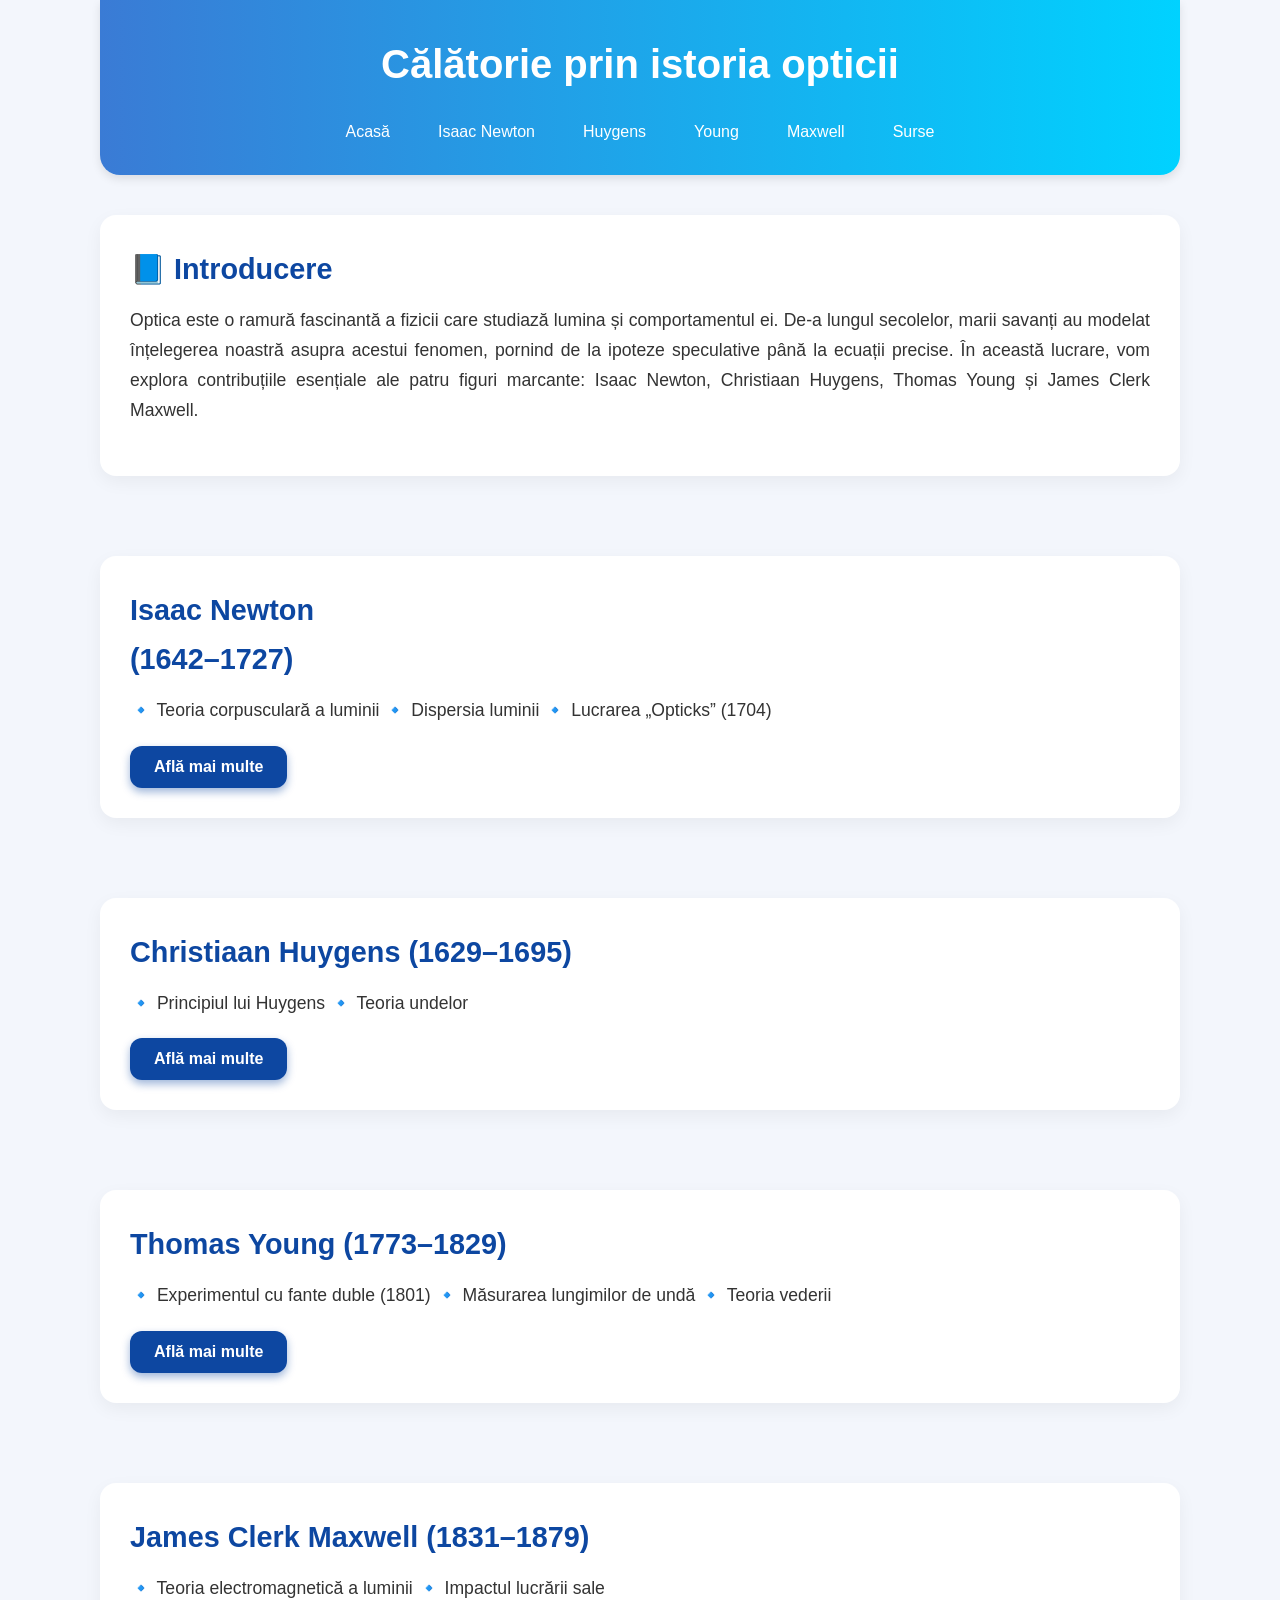
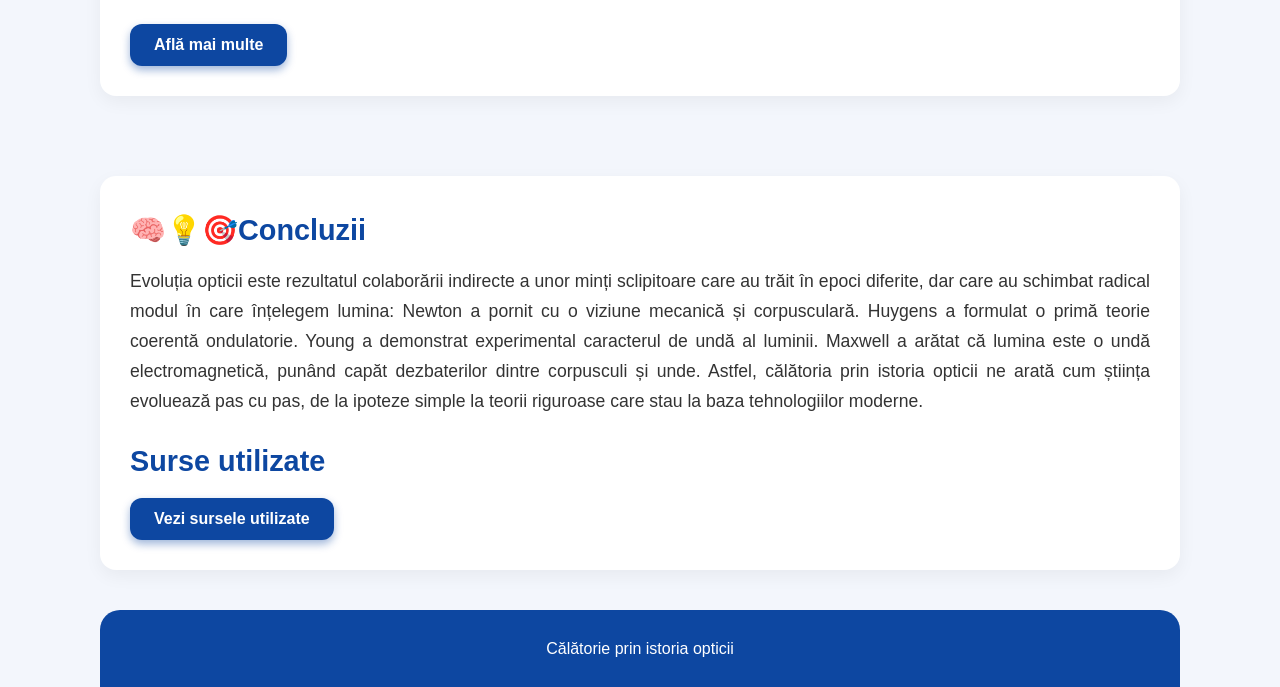
<file: index.html>
<!DOCTYPE html>
<html lang="ro">
<head>
    <meta charset="UTF-8">
    <title>Redirecționare...</title>
    <script>
        window.location.href = "Acasă.html";
    </script>
</head>
<body>
    <p>Dacă nu ești redirecționat automat, <a href="Acasă.html">apasă aici</a>.</p>
</body>
</html>
</file>
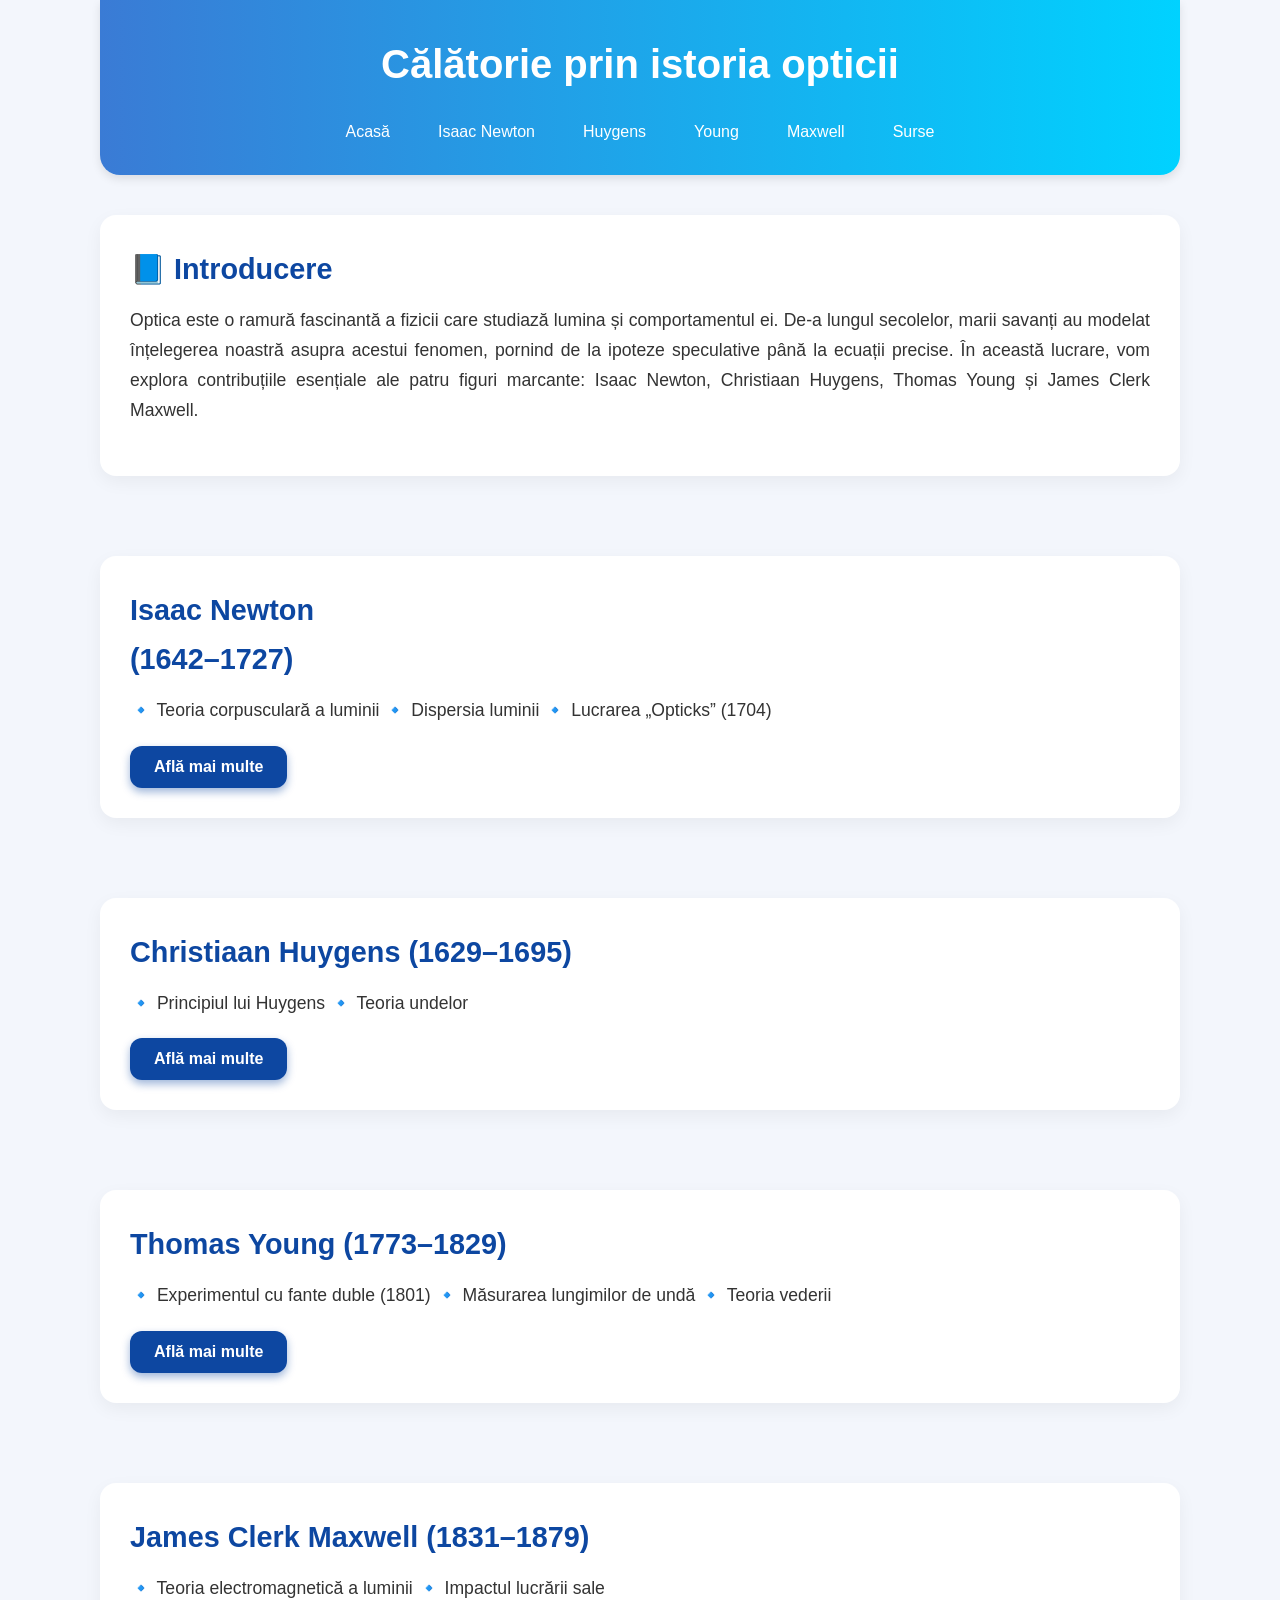
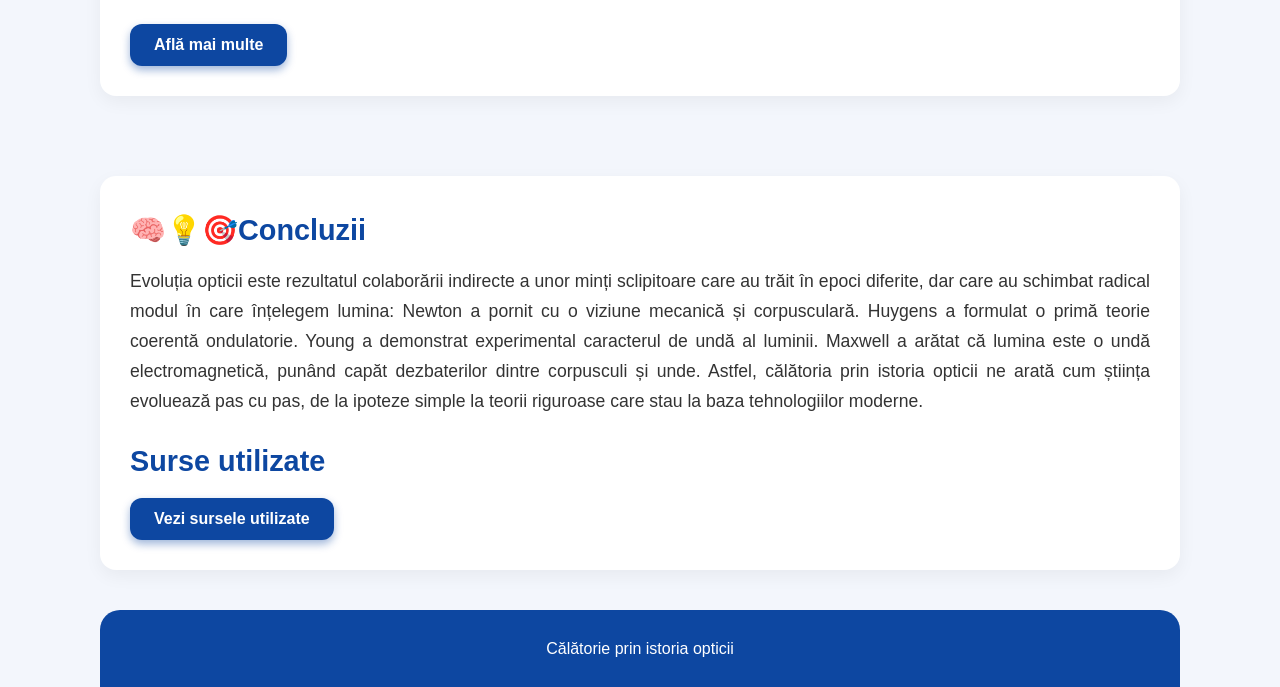
<file: Acasă.html>
<!DOCTYPE html>
<html lang="ro">
<head>
    <meta charset="UTF-8">
    <meta name="viewport" content="width=device-width, initial-scale=1.0">
    <title>Călătorie prin istoria opticii</title>
    <link rel="stylesheet" href="CSS/style.css">
</head>
<body>

    <header id="header">
        <h1>Călătorie prin istoria opticii</h1>
        <div id="hamburger-menu-container">
            <div id="hamburger-menu" onclick="toggleMenu()">
                &#9776; <!-- Simbolul hamburger -->
            </div>
            <nav class="menu">
                <ul>
                    <li><a href="Acasă.html">Acasă</a></li>
                    <li><a href="HTML/Newton.html">Isaac Newton</a></li>
                    <li><a href="HTML/Huygens.html">Huygens</a></li>
                    <li><a href="HTML/Young.html">Young</a></li>
                    <li><a href="HTML/Maxwell.html">Maxwell</a></li>
                    <li><a href="HTML/Surse.html">Surse</a></li>
                </ul>
            </nav>
        </div>
    </header>    
    <script src="JS/script-meniu.js"></script>


    <section id="Introducere">
        <h2>📘 Introducere</h2>
        <p>
            Optica este o ramură fascinantă a fizicii care studiază lumina și comportamentul ei. 
            De-a lungul secolelor, marii savanți au modelat înțelegerea noastră asupra acestui fenomen, 
            pornind de la ipoteze speculative până la ecuații precise. În această lucrare, 
            vom explora contribuțiile esențiale ale patru figuri marcante: Isaac Newton, Christiaan Huygens, 
            Thomas Young și James Clerk Maxwell.
        </p>
    </section>
    <section id="Isaac Newton">
        <h2>Isaac Newton <br>(1642–1727)</h2>
        <p>
            🔹 Teoria corpusculară a luminii
            🔹 Dispersia luminii
            🔹 Lucrarea „Opticks” (1704)
        </p>
        <button onclick="location.href='HTML/Newton.html'">Află mai multe</button>
    </section>

    <section id="Christiaan Huygens">
        <h2>Christiaan Huygens (1629–1695)</h2>
  
        <p>
            🔹 Principiul lui Huygens
            🔹 Teoria undelor
        </p>
        <button onclick="location.href='HTML/Huygens.html'">Află mai multe</button>
    </section>
    
    <section id="Thomas Young">
        <h2>Thomas Young (1773–1829)</h2>
        
        <p>
            🔹 Experimentul cu fante duble (1801)
            🔹 Măsurarea lungimilor de undă
            🔹 Teoria vederii
        </p>
        <button onclick="location.href='HTML/Young.html'">Află mai multe</button>
    </section>

    <section id= "James Clerk Maxwell">
        <h2>James Clerk Maxwell (1831–1879)</h2>
        <p>
            🔹 Teoria electromagnetică a luminii
            🔹 Impactul lucrării sale
        </p>
        <button onclick="location.href='HTML/Maxwell.html'">Află mai multe</button>
    </section>

    <section id="resurse">
        <h2>
            🧠💡🎯Concluzii
        </h2>
        <p>
            Evoluția opticii este rezultatul colaborării indirecte a unor minți sclipitoare 
            care au trăit în epoci diferite, dar care au schimbat radical modul în care înțelegem lumina:
            Newton a pornit cu o viziune mecanică și corpusculară.
            Huygens a formulat o primă teorie coerentă ondulatorie.
            Young a demonstrat experimental caracterul de undă al luminii.
            Maxwell a arătat că lumina este o undă electromagnetică, punând capăt dezbaterilor dintre corpusculi și unde.
            Astfel, călătoria prin istoria opticii ne arată cum știința evoluează pas cu pas, 
            de la ipoteze simple la teorii riguroase care stau la baza tehnologiilor moderne.
        </p>
        <h2>Surse utilizate</h2>
        <button onclick="location.href='HTML/Surse.html'">Vezi sursele utilizate</button>
    </section>

    <footer>
        <p>Călătorie prin istoria opticii</p>
    </footer>

    

</body>
</html>
</file>
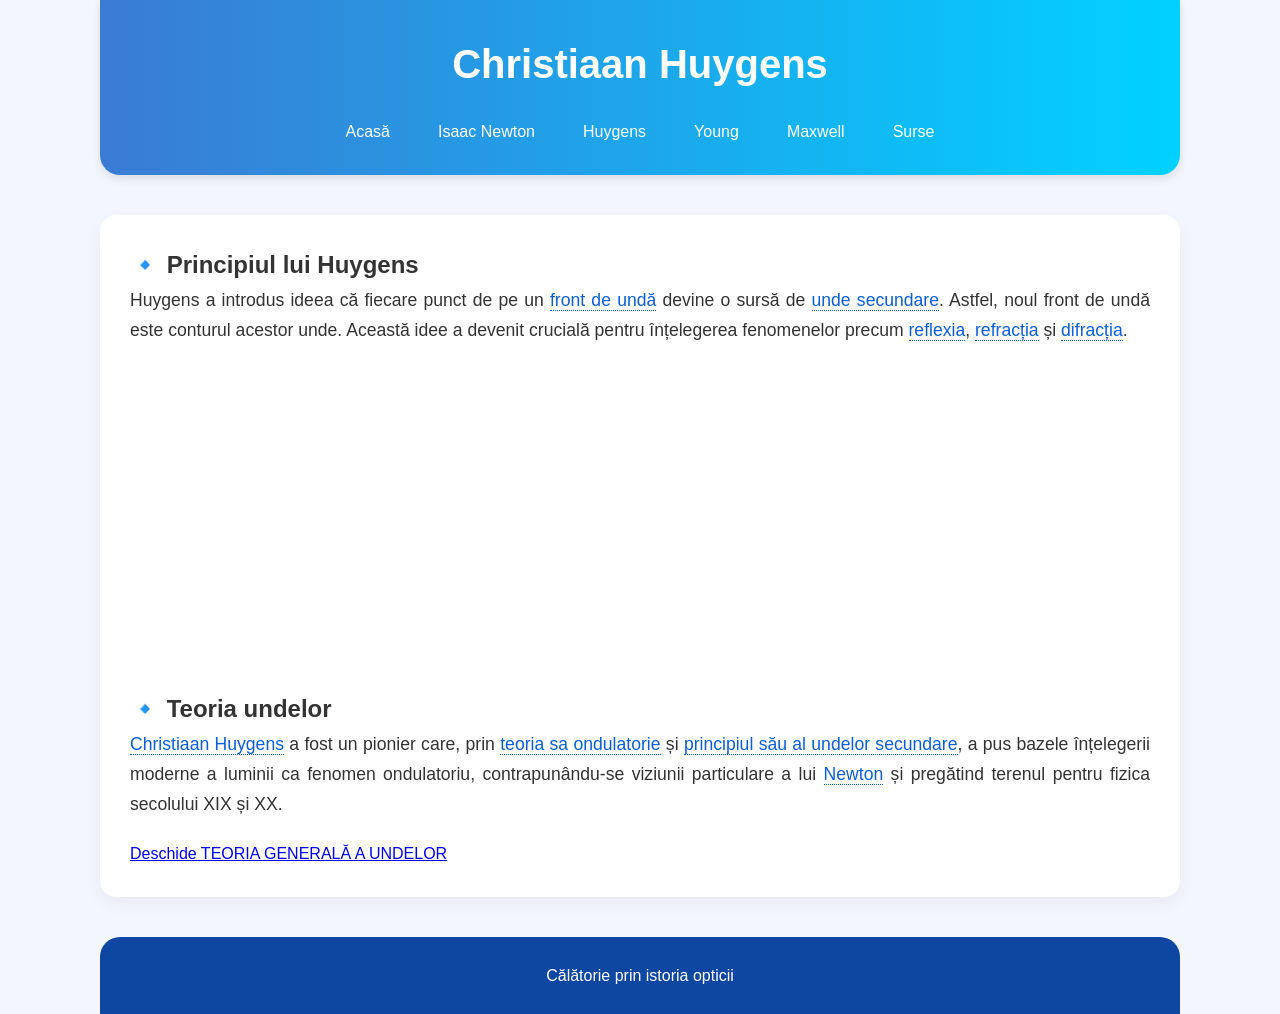
<file: HTML/Huygens.html>
<!DOCTYPE html>
<html lang="ro">
<head>

    <meta charset="UTF-8">
    <meta name="viewport" content="width=device-width, initial-scale=1.0">
    <title>Christiaan Huygens</title>
        <link rel="stylesheet" href="../CSS/style.css">

</head>




<body>
    <main>
    <header>
        <h1>Christiaan Huygens</h1>
        <div id="hamburger-menu-container">
            <div id="hamburger-menu" onclick="toggleMenu()">
                &#9776; <!-- Simbolul hamburger -->
            </div>
            <nav class="menu">
                <ul>
                    <li><a href="../Acasă.html">Acasă</a></li>
                    <li><a href="Newton.html">Isaac Newton</a></li>
                    <li><a href="Huygens.html">Huygens</a></li>
                    <li><a href="Young.html">Young</a></li>
                    <li><a href="Maxwell.html">Maxwell</a></li>
                    <li><a href="Surse.html">Surse</a></li>
                </ul>
            </nav>
        </div>
    </header>
    
    

    <section>
        

        <h1>
            🔹 Principiul lui Huygens
        </h1>
        <p>
            Huygens a introdus ideea că fiecare punct de pe un 
            <span class="term" data-info="Suprafață formată din puncte care oscilează în aceeași fază.">front de undă</span> 
            devine o sursă de 
            <span class="term" data-info="Unde generate de fiecare punct de pe frontul de undă inițial.">unde secundare</span>. 
            Astfel, noul front de undă este conturul acestor unde. Această idee a devenit crucială pentru înțelegerea fenomenelor precum 
            <span class="term" data-info="Întoarcerea undei în același mediu.">reflexia</span>, 
            <span class="term" data-info="Schimbarea direcției undei la trecerea într-un alt mediu.">refracția</span> și 
            <span class="term" data-info="Răspândirea undelor în jurul obstacolelor.">difracția</span>.
        </p>
        <iframe 
            width="560" 
            height="315" 
            src="https://www.youtube.com/embed/W36lBUo9Atc" 
            title="YouTube video player" 
            frameborder="0" 
            allow="accelerometer; autoplay; clipboard-write; encrypted-media; gyroscope; picture-in-picture" 
            allowfullscreen>
        </iframe>
        <br>
        <h1>
            🔹 Teoria undelor
        </h1>
        <p>
        <span class="term" data-info="Un fizician și matematician olandez, pionier în teoria undelor.">Christiaan Huygens</span> a fost un pionier care, prin 
        <span class="term" data-info="Teoria conform căreia lumina se comportă ca o undă, nu ca o particulă.">teoria sa ondulatorie</span> și 
        <span class="term" data-info="Fiecare punct de pe un front de undă devine sursă de unde secundare.">principiul său al undelor secundare</span>, a pus bazele 
        înțelegerii moderne a luminii ca fenomen ondulatoriu, contrapunându-se viziunii particulare a lui 
        <span class="term" data-info="Isaac Newton, cunoscut pentru teoria particulelor de lumină.">Newton</span> și pregătind terenul pentru fizica secolului XIX și XX.
        </p>
        <a href="http://www.physics.pub.ro/Cursuri/Nicoleta_Eseanu_-_Fizica_(Fac.Transp.,IA)_(2010)/Cap.III.Unde_teoria_gen.pdf" target="_blank" rel="noopener noreferrer">
            Deschide TEORIA GENERALĂ A UNDELOR 
        </a>
 

    </section>
    </main>
    <script src="../JS/script-meniu.js"></script>
    <script src="../JS/dispersie.js"></script>

    <footer>
        <p>Călătorie prin istoria opticii</p>
    </footer>

</body>
</html>
</file>
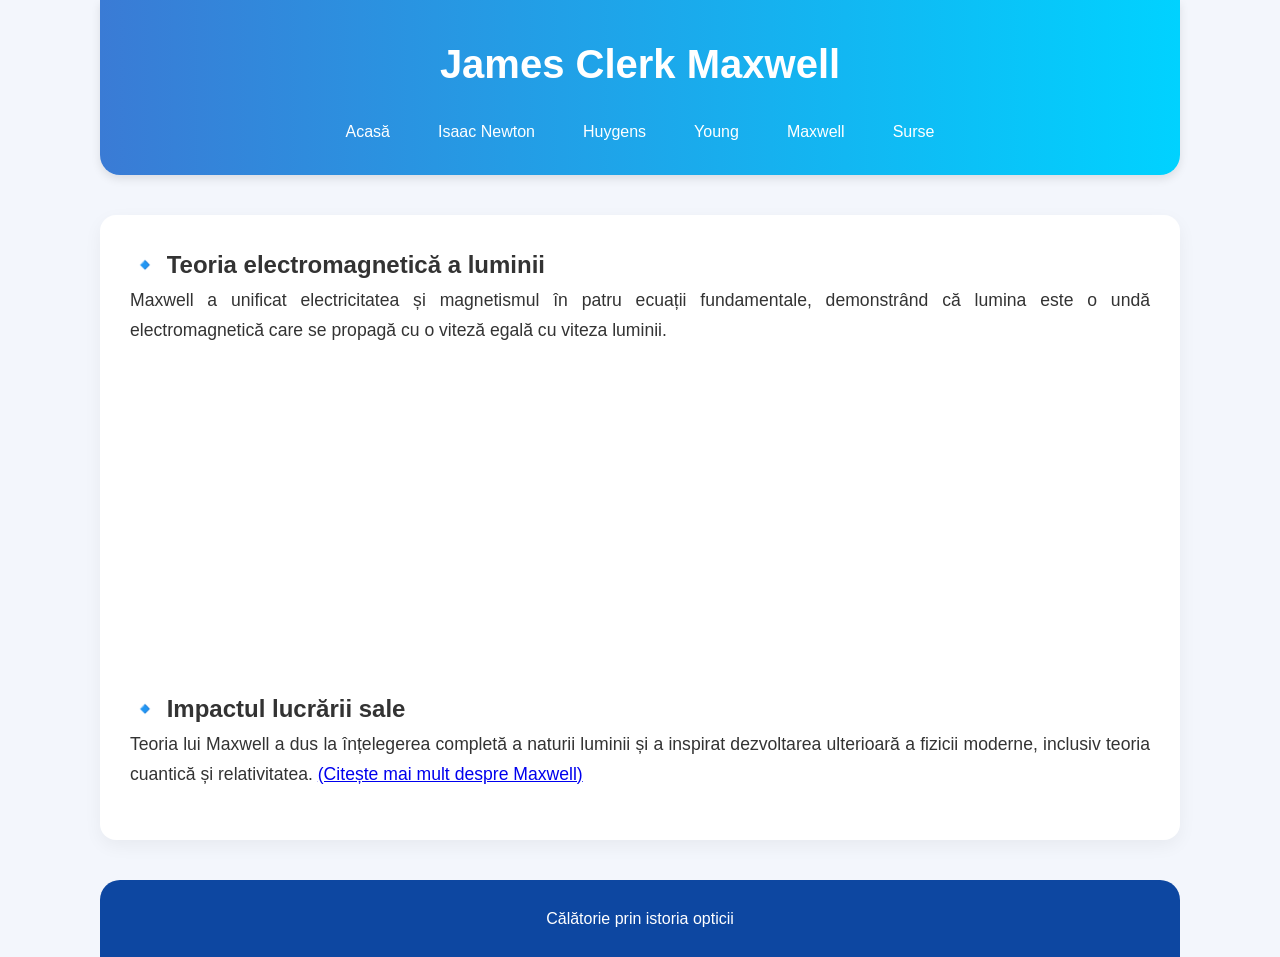
<file: HTML/Maxwell.html>
<!DOCTYPE html>
<html lang="ro">
<head>

    <meta charset="UTF-8">
    <meta name="viewport" content="width=device-width, initial-scale=1.0">
    <title> James Clerk Maxwell</title>
        <link rel="stylesheet" href="../CSS/style.css">

</head>




<body>
    <main>
    <header>
        <h1>James Clerk Maxwell</h1>
        <div id="hamburger-menu-container">
            <div id="hamburger-menu" onclick="toggleMenu()">
                &#9776; <!-- Simbolul hamburger -->
            </div>
            <nav class="menu">
                <ul>
                    <li><a href="../Acasă.html">Acasă</a></li>
                    <li><a href="Newton.html">Isaac Newton</a></li>
                    <li><a href="Huygens.html">Huygens</a></li>
                    <li><a href="Young.html">Young</a></li>
                    <li><a href="Maxwell.html">Maxwell</a></li>
                    <li><a href="Surse.html">Surse</a></li>
                </ul>
            </nav>
        </div>
    </header>
    
    

    <section>
        <script src="../JS/script-meniu.js"></script>

        <h1>
            🔹 Teoria electromagnetică a luminii
        </h1>
        <p>
            Maxwell a unificat electricitatea și magnetismul în patru ecuații fundamentale, 
            demonstrând că lumina este o undă electromagnetică care se propagă cu o viteză egală cu viteza luminii.
        </p>
        <iframe 
            width="560" 
            height="315" 
            src="https://www.youtube.com/embed/RRVVC9DfCBE" 
            title="YouTube video player" 
            frameborder="0" 
            allow="accelerometer; autoplay; clipboard-write; encrypted-media; gyroscope; picture-in-picture" 
            allowfullscreen>
        </iframe>
        <h1>
            🔹 Impactul lucrării sale
        </h1>
        <p>
            Teoria lui Maxwell a dus la înțelegerea completă a naturii luminii și a inspirat dezvoltarea ulterioară a 
            fizicii moderne, inclusiv teoria cuantică și relativitatea.
            <a href="https://ro.wikipedia.org/wiki/James_Clerk_Maxwell" target="_blank" rel="noopener noreferrer">
            (Citește mai mult despre Maxwell)
        </a>
        </p>       
    </section>
    </main>


    

    <footer>
        <p>Călătorie prin istoria opticii</p>
    </footer>

</body>
</html>
</file>
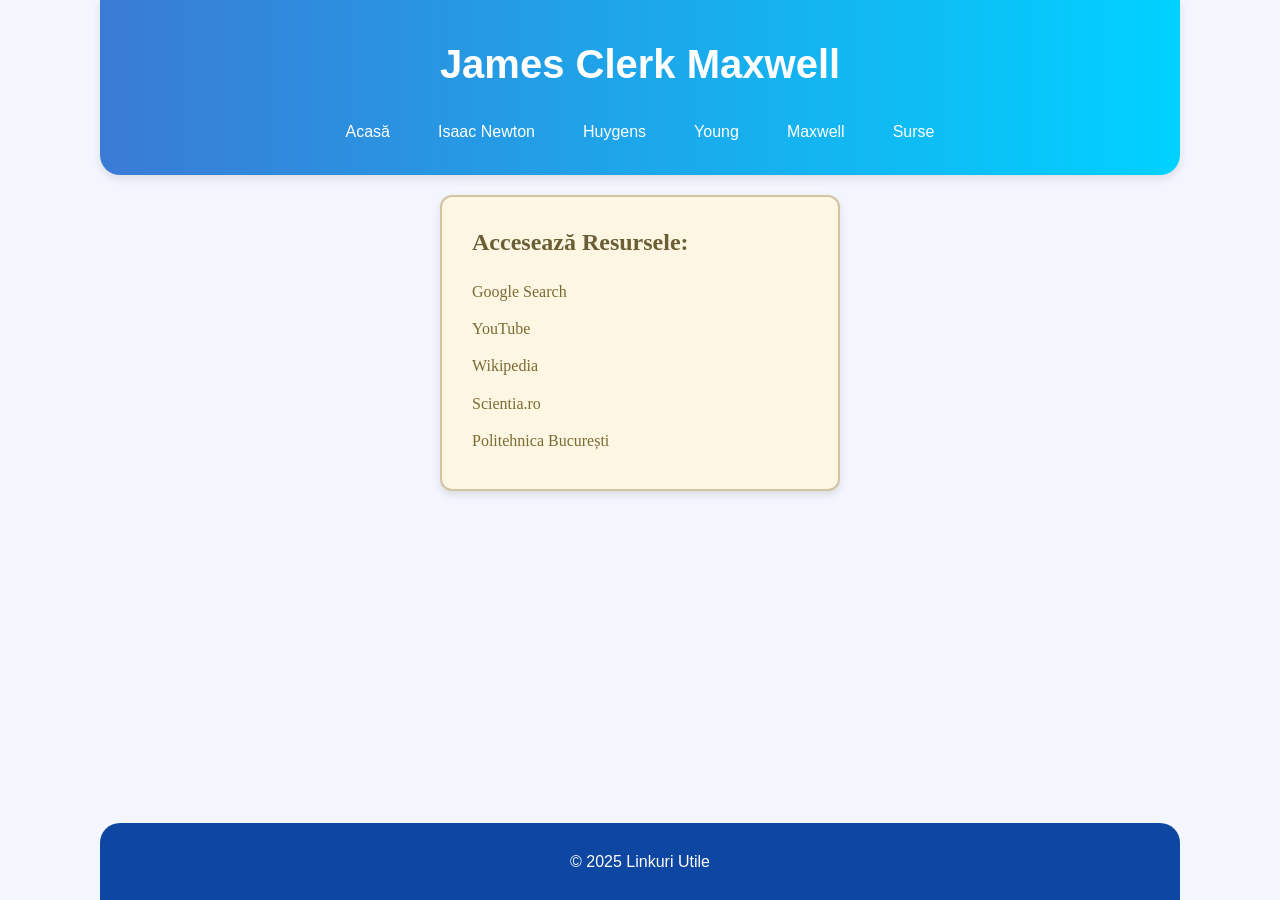
<file: HTML/Surse.html>
<!DOCTYPE html>
<html lang="ro">
<head>
  <meta charset="UTF-8" />
  <meta name="viewport" content="width=device-width, initial-scale=1" />
  <title>Linkuri utile - Pergament</title>
    <link rel="stylesheet" href="../CSS/style.css">
</head>
<body>
  <header>
        <h1>James Clerk Maxwell</h1>
        <div id="hamburger-menu-container" style="position: relative;">
            <div id="hamburger-menu" onclick="toggleMenu()">
                &#9776; <!-- Simbolul hamburger -->
            </div>
            <nav class="menu">
                <ul>
                    <li><a href="../Acasă.html">Acasă</a></li>
                    <li><a href="Newton.html">Isaac Newton</a></li>
                    <li><a href="Huygens.html">Huygens</a></li>
                    <li><a href="Young.html">Young</a></li>
                    <li><a href="Maxwell.html">Maxwell</a></li>
                    <li><a href="Surse.html">Surse</a></li>
                </ul>
            </nav>
        </div>
    </header>

  <main>
    <div class="pergament" role="main" aria-label="Linkuri utile">
      <h2>Accesează Resursele:</h2>
      <a href="https://www.google.com/search" target="_blank" rel="noopener noreferrer" aria-label="Google Search">Google Search</a>
      <a href="https://www.youtube.com" target="_blank" rel="noopener noreferrer" aria-label="YouTube">YouTube</a>
      <a href="https://ro.wikipedia.org" target="_blank" rel="noopener noreferrer" aria-label="Wikipedia">Wikipedia</a>
      <a href="https://www.scientia.ro" target="_blank" rel="noopener noreferrer" aria-label="Scientia.ro">Scientia.ro</a>
      <a href="https://www.upb.ro" target="_blank" rel="noopener noreferrer" aria-label="Politehnica București">Politehnica București</a>
    </div>
  </main>

  <footer>
    &copy; 2025 Linkuri Utile
  </footer>
</body>
</html>
</file>
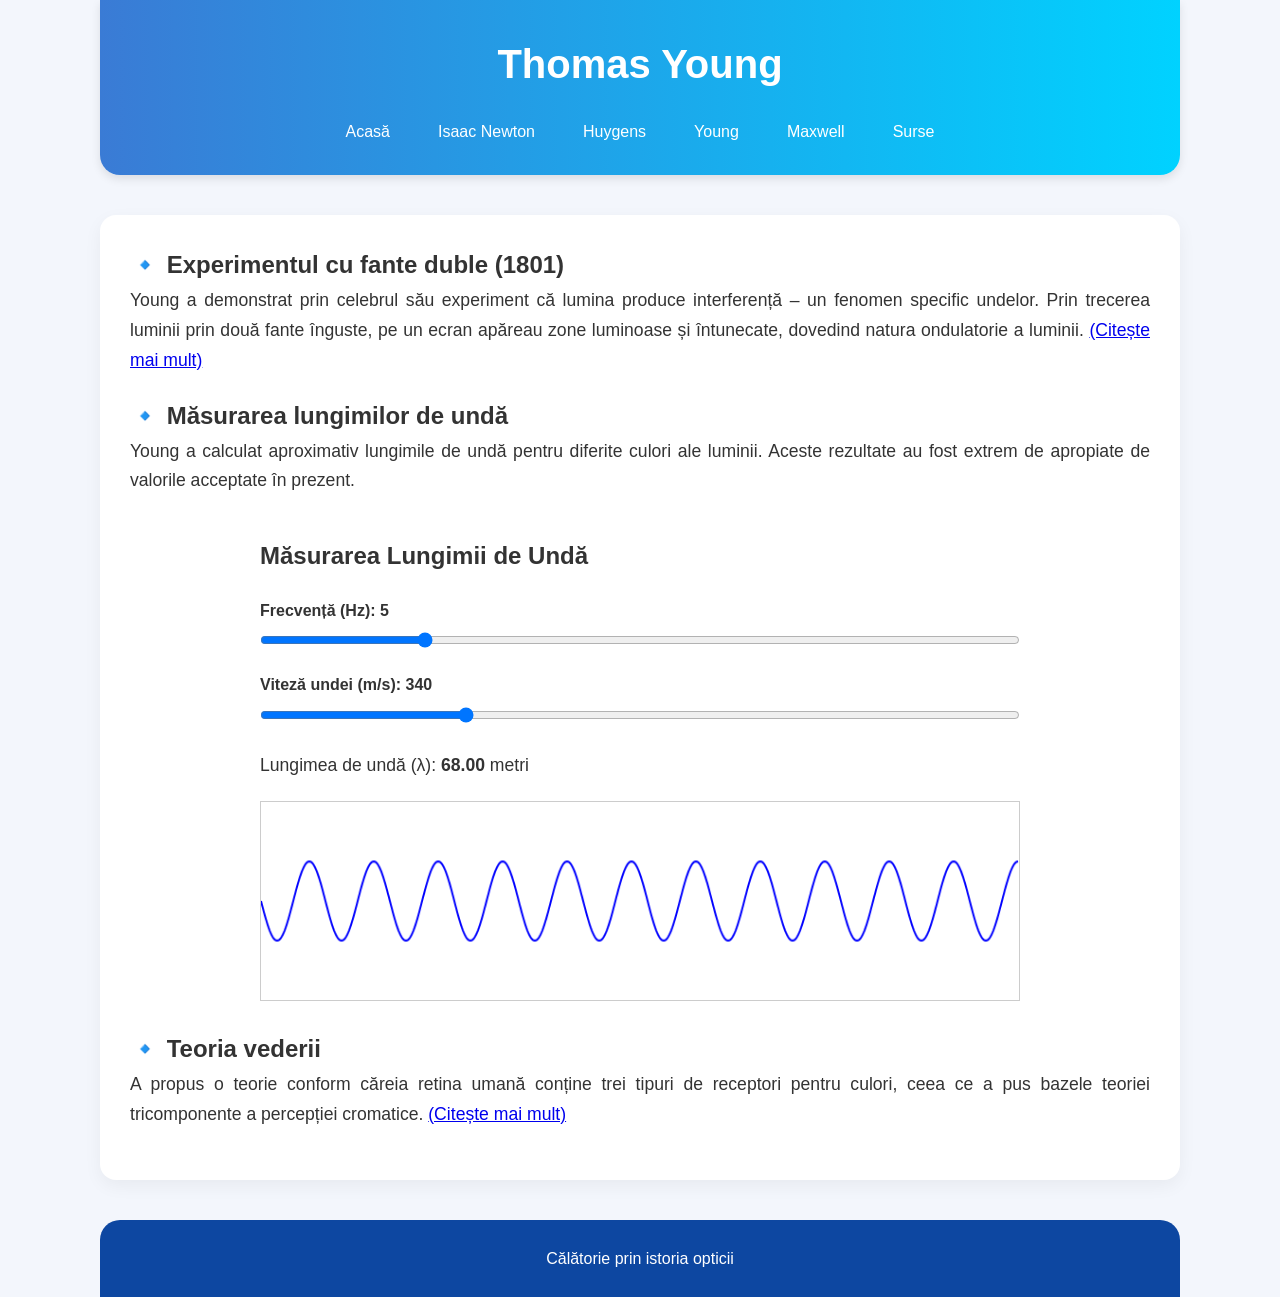
<file: HTML/Young.html>
<!DOCTYPE html>
<html lang="ro">
<head>

    <meta charset="UTF-8">
    <meta name="viewport" content="width=device-width, initial-scale=1.0">
    <title>Thomas Young</title>
        <link rel="stylesheet" href="../CSS/style.css">

</head>




<body>
    <main>
    <header>
        <h1>Thomas Young</h1>
        <div id="hamburger-menu-container">
            <div id="hamburger-menu" onclick="toggleMenu()">
                &#9776; <!-- Simbolul hamburger -->
            </div>
            <nav class="menu">
                <ul>
                    <li><a href="../Acasă.html">Acasă</a></li>
                    <li><a href="Newton.html">Isaac Newton</a></li>
                    <li><a href="Huygens.html">Huygens</a></li>
                    <li><a href="Young.html">Young</a></li>
                    <li><a href="Maxwell.html">Maxwell</a></li>
                    <li><a href="Surse.html">Surse</a></li>
                </ul>
            </nav>
        </div>
    </header>
    
    

    <section>
        

        <h1>
            🔹 Experimentul cu fante duble (1801)
        </h1>
        

        <p>
            Young a demonstrat prin celebrul său experiment că lumina produce interferență – un fenomen specific undelor. 
            Prin trecerea luminii prin două fante înguste, pe un ecran apăreau zone luminoase și întunecate, 
            dovedind natura ondulatorie a luminii.
        

        <a href="https://www.scientia.ro/fizica/50-mecanica-cuantica/9054-experimentul-cu-doua-fante-al-lui-thomas-young-o-poarta-catre-lumea-cuantica.html" target="_blank" rel="noopener noreferrer">
            (Citește mai mult)
        </a>
        </p>
        <h1>
            🔹 Măsurarea lungimilor de undă
        </h1>


        <p>
            Young a calculat aproximativ lungimile de undă pentru diferite culori ale luminii. 
            Aceste rezultate au fost extrem de apropiate de valorile acceptate în prezent.
        </p>
        <div id="app-lungime-unda">
            <h1>Măsurarea Lungimii de Undă</h1>

            <div class="controls">
            <label for="frequency">Frecvență (Hz): <span id="freqVal">5</span></label>
            <input type="range" id="frequency" min="1" max="20" value="5">
            </div>

            <div class="controls">
            <label for="speed">Viteză undei (m/s): <span id="speedVal">340</span></label>
            <input type="range" id="speed" min="100" max="1000" value="340">
            </div>

            <div class="output">
            <p>Lungimea de undă (λ): <strong id="wavelength">68.00</strong> metri</p>
            </div>

            <canvas id="waveCanvas"></canvas>
        </div>

        
   
        <h1>
            🔹 Teoria vederii
        </h1>
        <p>
            A propus o teorie conform căreia retina umană conține trei tipuri de receptori pentru culori, 
            ceea ce a pus bazele teoriei tricomponente a percepției cromatice.
        <a href="https://www.scientia.ro/homo-humanus/107-introducere-in-psihologie-de-russ-dewey/5851-vederea-cromatica-teorii.html" target="_blank" rel="noopener noreferrer">
            (Citește mai mult)
        </a>
        </p> 

    </section>
    </main>


    <script src="../JS/script-meniu.js"></script>
    <script src="../JS/unde.js"></script>
    
    <footer>
        <p>Călătorie prin istoria opticii</p>
    </footer>

</body>
</html>
</file>
<file: CSS/style.css>
/* RESET */
* {
    margin: 0;
    padding: 0;
    box-sizing: border-box;
}
html, body {
    height: 100%;
    margin: 0;
    padding: 0;
}
body {
    display: flex;
    flex-direction: column;
    min-height: 100vh;
    font-family: 'Segoe UI', 'Roboto', sans-serif;
    background: #f3f6fc;
    color: #333;
    line-height: 1.7;
    padding: 0 100px;
}

main {
    flex: 1; /* ocupă tot spațiul disponibil între header și footer */
}


/* HEADER */
header {
    background: linear-gradient(to right, #3a7bd5, #00d2ff);
    color: white;
    padding: 30px 20px;
    text-align: center;
    border-radius: 0 0 20px 20px;
    box-shadow: 0 4px 10px rgba(0, 0, 0, 0.1);
}

header h1 {
    font-size: 2.5rem;
    font-weight: 700;
}

/* HAMBURGER */
#hamburger-menu {
    font-size: 28px;
    cursor: pointer;
    display: none;
    position: absolute;
    top: 20px;
    right: 30px;
}

/* NAVIGATION */
nav.menu ul {
    list-style: none;
    display: flex;
    justify-content: center;
    gap: 20px;
    flex-wrap: wrap;
    margin-top: 20px;
}

nav.menu ul li a {
    text-decoration: none;
    color: white;
    font-weight: 500;
    padding: 8px 14px;
    border-radius: 8px;
    transition: background 0.3s ease;
}

nav.menu ul li a:hover {
    background: rgba(255, 255, 255, 0.2);
}

/* SECTION */
section {
    background: white;
    margin: 40px 0;
    padding: 30px;
    border-radius: 16px;
    box-shadow: 0 6px 18px rgba(0, 0, 0, 0.05);
    transition: transform 0.3s ease;
}

section:hover {
    transform: translateY(-5px);
}

section h2 {
    font-size: 1.8rem;
    margin-bottom: 12px;
    color: #0d47a1;
}

section p {
    font-size: 1.1rem;
    margin-bottom: 20px;
    text-align: justify;
}
/* Stil butoane */
button {
    background: #0d47a1; /* albastru închis, compatibil cu header-ul */
    color: white;
    border: none;
    padding: 12px 24px;
    font-size: 1rem;
    font-weight: 600;
    border-radius: 12px;
    cursor: pointer;
    box-shadow: 0 4px 8px rgba(13, 71, 161, 0.4);
    transition: background-color 0.3s ease, box-shadow 0.3s ease;
}

button:hover {
    background: #1565c0; /* albastru mai deschis la hover */
    box-shadow: 0 6px 14px rgba(21, 101, 192, 0.6);
}

button:focus {
    outline: 2px solid #82b1ff;
    outline-offset: 2px;
}

/* FOOTER */
footer {
    text-align: center;
    padding: 25px;
    background-color: #0d47a1;
    color: white;
    border-radius: 20px 20px 0 0;
    /* margin-top: 50px;  elimina margin-top pentru footer fix */
}

/* RESPONSIVE */
@media (max-width: 768px) {
    #hamburger-menu {
        display: block;
    }

    nav.menu ul {
        display: none;
        flex-direction: column;
        background-color: #1565c0;
        padding: 10px;
        border-radius: 12px;
        margin-top: 10px;
    }

    nav.menu ul.active {
        display: flex;
    }

    nav.menu ul li {
        margin-bottom: 10px;
    }
}


#dispersie-container {
    position: relative;
    width: 600px;
    height: 200px;
    margin: 40px auto;
    background: #e0f0ff;
    border-radius: 12px;
    padding: 20px;
    user-select: none;
}

/* Fasciculul alb */
#light-beam {
    position: absolute;
    top: 90px;
    left: 20px;
    width: 100px;
    height: 10px;
    background: linear-gradient(to right, #fff, #ccc);
    border-radius: 5px;
    cursor: grab;
}

/* Prismă */
#prism {
    position: absolute;
    top: 60px;
    left: 300px;
    width: 60px;
    height: 80px;
    clip-path: polygon(0 0, 100% 50%, 0 100%);
    background: linear-gradient(135deg, #b3d1ff 0%, #1a73e8 100%);
    box-shadow: 0 0 10px rgba(26, 115, 232, 0.7);
    border-radius: 6px;
}

/* Curcubeu - culori dispersate */
#rainbow {
    position: absolute;
    top: 70px;
    left: 370px;
    display: flex;
    gap: 4px;
    opacity: 0;
    transition: opacity 0.5s;
}

#rainbow div {
    width: 10px;
    height: 60px;
    border-radius: 3px;
}

#rainbow div:nth-child(1) { background: violet; }
#rainbow div:nth-child(2) { background: blue; }
#rainbow div:nth-child(3) { background: green; }
#rainbow div:nth-child(4) { background: yellow; }
#rainbow div:nth-child(5) { background: orange; }
#rainbow div:nth-child(6) { background: red; }

#color-theory-container {
    margin-top: 40px;
    position: relative;
    width: 100%;
    height: 180px;
    background: #f9f9f9;
    border-radius: 10px;
    padding: 20px;
    overflow: hidden;
    box-shadow: 0 0 10px #ccc;
}

#white-light {
    position: absolute;
    top: 50%;
    left: 0;
    width: 100px;
    height: 10px;
    background: white;
    box-shadow: 0 0 10px white;
    transform: translateY(-50%);
    animation: moveLight 3s forwards;
}

#prism-color {
    position: absolute;
    top: 50%;
    left: 110px;
    width: 0;
    height: 0;
    border-left: 20px solid transparent;
    border-right: 20px solid transparent;
    border-bottom: 40px solid rgba(0, 0, 255, 0.3);
    transform: translateY(-50%);
}

#spectrum {
    position: absolute;
    top: 50%;
    left: 160px;
    display: flex;
    gap: 2px;
    opacity: 0;
    transform: translateY(-50%);
    animation: showSpectrum 3s 1.5s forwards;
}

.color {
    width: 20px;
    height: 10px;
    border-radius: 2px;
}

#caption {
    position: absolute;
    bottom: 10px;
    left: 20px;
    font-size: 14px;
    opacity: 0;
    animation: fadeIn 2s 3.5s forwards;
}

/* Animații */
@keyframes moveLight {
    0% { left: 0; }
    100% { left: 110px; }
}

@keyframes showSpectrum {
    0% { opacity: 0; transform: translateX(0); }
    100% { opacity: 1; transform: translateX(20px); }
}

@keyframes fadeIn {
    to { opacity: 1; }
}

#color-theory-container:not(.run) * {
    animation: none !important;
    opacity: 0;
}

/* Animații */
@keyframes moveLight {
  0% { left: 0; opacity: 1; }
  80% { left: 150px; opacity: 1; }
  100% { left: 0; opacity: 0; }
}

@keyframes reflectRay {
  0% {
    transform: rotate(0deg);
    opacity: 0;
  }
  30% {
    opacity: 1;
    transform: rotate(-45deg);
  }
  80% {
    opacity: 1;
    transform: rotate(-45deg);
  }
  100% {
    opacity: 0;
    transform: rotate(0deg);
  }
}

@keyframes refractRay {
  0% {
    transform: rotate(0deg);
    opacity: 0;
  }
  30% {
    opacity: 1;
    transform: rotate(30deg);
  }
  80% {
    opacity: 1;
    transform: rotate(30deg);
  }
  100% {
    opacity: 0;
    transform: rotate(0deg);
  }
}

.main-layout {
  display: flex;
  justify-content: center;
  align-items: flex-start;
  gap: 40px;
  margin-top: 20px;
}

#controls {
  background: #fff;
  padding: 20px;
  border-radius: 10px;
  box-shadow: 0 0 10px rgba(0,0,0,0.1);
  max-width: 250px;
  text-align: left;
}

label {
  font-weight: bold;
  display: block;
  margin-bottom: 5px;
}

input[type="range"] {
  width: 100%;
}

canvas {
  border: 1px solid #444;
}

/*Newton__*/

.term {
  position: relative;
  cursor: pointer;
  color: #0b5ed7;
  border-bottom: 1px dotted #0b5ed7;
}

.term::after {
  content: attr(data-info);
  position: absolute;
  bottom: 125%;
  left: 50%;
  transform: translateX(-50%);
  background-color: rgba(11, 94, 215, 0.9);
  color: #fff;
  padding: 6px 10px;
  border-radius: 6px;
  white-space: nowrap;
  font-size: 13px;
  opacity: 0;
  pointer-events: none;
  transition: opacity 0.3s ease;
  width: max-content;
  max-width: 1000px;
  text-align: center;
  z-index: 10;
}

.term:hover::after {
  opacity: 1;
  pointer-events: auto;
}


/*Huygens__*/

#app-lungime-unda {
  max-width: 800px;
  margin: 0 auto;
  padding: 20px;
}

/* ==== TITLU PRINCIPAL ==== */
#app-lungime-unda h1 {
  margin-bottom: 20px;
}

/* ==== CONTROALE ==== */
#app-lungime-unda .controls {
  margin: 15px 0;
}

#app-lungime-unda label {
  font-weight: bold;
}

/* ==== OUTPUT LAMBDA ==== */
#app-lungime-unda .output {
  font-size: 18px;
  margin: 20px 0;
}

/* ==== CANVAS UNDA ==== */
#app-lungime-unda canvas {
  background-color: #fff;
  border: 1px solid #ccc;
  width: 100%;
  height: 200px;
}


.pergament {
  background: #fdf6e3;            /* culoare deschisă, pergament */
  border: 2px solid #d1c4a1;     /* bordură subtilă, asemănătoare cu marginea unui pergament */
  border-radius: 12px;            /* colțuri rotunjite */
  padding: 25px 30px;             /* spațiu interior */
  box-shadow: 0 4px 8px rgba(0,0,0,0.1); /* umbră fină pentru volum */
  max-width: 400px;               /* lățime maximă */
  font-family: "Georgia", serif; /* font serif, elegant, tipic pergamentului */
  color: #5a4a24;                /* text maroniu închis */
  margin: 20px auto;              /* margini și centrare */
}

.pergament h2 {
  margin-bottom: 15px;
  font-weight: bold;
  font-size: 1.5em;
  color: #6b5e35;
}

.pergament a {
  display: block;                /* linkuri pe rânduri separate */
  color: #7a6b33;
  text-decoration: none;
  margin-bottom: 10px;
  font-weight: 500;
  transition: color 0.3s ease;
}

.pergament a:hover,
.pergament a:focus {
  color: #b2953a;               /* schimbare culoare la hover/focus */
  text-decoration: underline;
}
</file>
